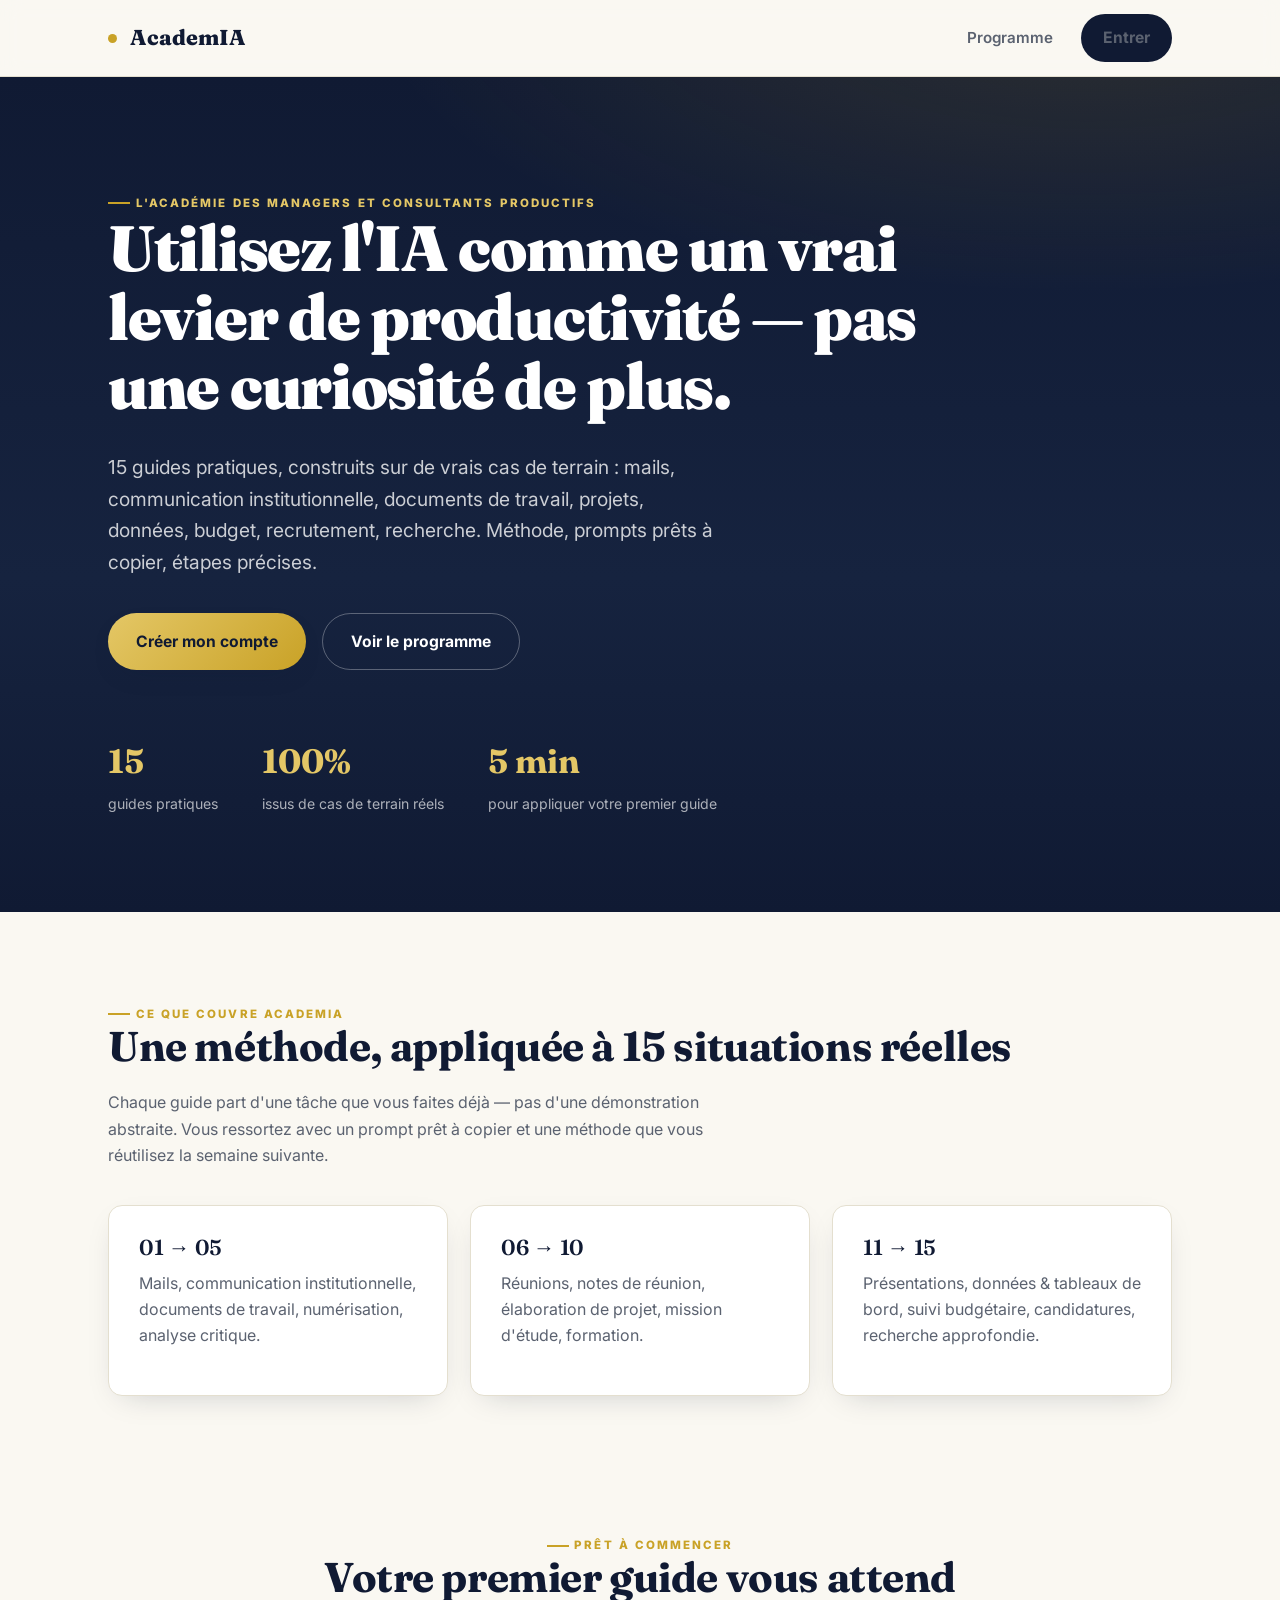
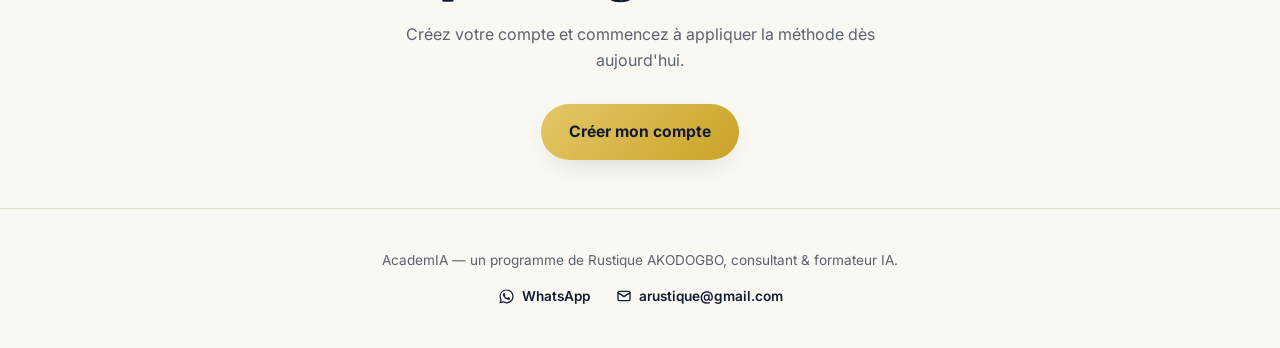
<file: index.html>
<!DOCTYPE html>
<html lang="fr">
<head>
<meta charset="UTF-8">
<meta name="viewport" content="width=device-width, initial-scale=1.0">
<title>AcademIA — L'Académie des managers et consultants productifs</title>
<meta name="description" content="15 guides pratiques pour utiliser l'IA au quotidien : managers, gestionnaires de projets, consultants.">
<link rel="stylesheet" href="assets/styles.css">
</head>
<body>

<nav class="nav">
  <div class="container">
    <a href="index.html" class="brand"><span class="dot"></span>AcademIA</a>
    <div class="nav-links">
      <a href="#programme">Programme</a>
      <a href="access.html" class="btn btn--navy" style="padding:11px 22px;">Entrer</a>
    </div>
  </div>
</nav>

<header class="hero">
  <div class="container">
    <span class="eyebrow">L'académie des managers et consultants productifs</span>
    <h1>Utilisez l'IA comme un vrai levier de productivité — pas une curiosité de plus.</h1>
    <p class="lede">15 guides pratiques, construits sur de vrais cas de terrain : mails, communication institutionnelle, documents de travail, projets, données, budget, recrutement, recherche. Méthode, prompts prêts à copier, étapes précises.</p>
    <div class="hero-actions">
      <a href="access.html" class="btn btn--gold">Créer mon compte</a>
      <a href="#programme" class="btn btn--ghost" style="border-color:rgba(255,255,255,.3); color:#fff;">Voir le programme</a>
    </div>
    <div class="hero-stats">
      <div class="stat"><b>15</b><span>guides pratiques</span></div>
      <div class="stat"><b>100%</b><span>issus de cas de terrain réels</span></div>
      <div class="stat"><b>5 min</b><span>pour appliquer votre premier guide</span></div>
    </div>
  </div>
</header>

<section class="section" id="programme">
  <div class="container">
    <span class="eyebrow">Ce que couvre AcademIA</span>
    <h2>Une méthode, appliquée à 15 situations réelles</h2>
    <p style="max-width:640px;color:var(--muted)">Chaque guide part d'une tâche que vous faites déjà — pas d'une démonstration abstraite. Vous ressortez avec un prompt prêt à copier et une méthode que vous réutilisez la semaine suivante.</p>
    <div class="grid grid--3" style="margin-top:36px;">
      <div class="card"><h3>01 → 05</h3><p style="color:var(--muted)">Mails, communication institutionnelle, documents de travail, numérisation, analyse critique.</p></div>
      <div class="card"><h3>06 → 10</h3><p style="color:var(--muted)">Réunions, notes de réunion, élaboration de projet, mission d'étude, formation.</p></div>
      <div class="card"><h3>11 → 15</h3><p style="color:var(--muted)">Présentations, données & tableaux de bord, suivi budgétaire, candidatures, recherche approfondie.</p></div>
    </div>
  </div>
</section>

<section class="section section--tight">
  <div class="container" style="text-align:center;">
    <span class="eyebrow">Prêt à commencer</span>
    <h2>Votre premier guide vous attend</h2>
    <p style="max-width:520px;margin:14px auto 30px;color:var(--muted);">Créez votre compte et commencez à appliquer la méthode dès aujourd'hui.</p>
    <a href="access.html" class="btn btn--gold">Créer mon compte</a>
  </div>
</section>

<footer class="footer">
  <div class="container footer-inner">
    <div>AcademIA — un programme de Rustique AKODOGBO, consultant &amp; formateur IA.</div>
    <div class="footer-contact">
      <a href="https://wa.me/22966235847" target="_blank" rel="noopener" class="footer-link">
        <svg viewBox="0 0 24 24" width="17" height="17" fill="currentColor" aria-hidden="true"><path d="M12.04 2C6.58 2 2.13 6.45 2.13 11.91c0 1.75.46 3.39 1.26 4.81L2 22l5.41-1.42a9.87 9.87 0 0 0 4.63 1.18h.01c5.46 0 9.9-4.45 9.9-9.91C21.95 6.45 17.5 2 12.04 2zm0 18.02h-.01a8.2 8.2 0 0 1-4.19-1.15l-.3-.18-3.12.82.83-3.04-.2-.31a8.19 8.19 0 0 1-1.25-4.35c0-4.53 3.69-8.22 8.24-8.22 2.2 0 4.27.86 5.83 2.42a8.17 8.17 0 0 1 2.41 5.82c0 4.53-3.69 8.19-8.24 8.19zm4.52-6.16c-.25-.12-1.47-.72-1.7-.81-.23-.08-.39-.12-.56.13-.17.25-.64.81-.78.97-.14.17-.29.19-.54.06-.25-.12-1.04-.38-1.99-1.22-.73-.65-1.23-1.46-1.37-1.71-.14-.25-.02-.38.11-.51.11-.11.25-.29.37-.43.12-.14.16-.25.25-.41.08-.17.04-.31-.02-.43-.06-.12-.56-1.35-.77-1.85-.2-.48-.41-.42-.56-.43h-.48c-.17 0-.44.06-.67.31-.23.25-.87.85-.87 2.08 0 1.23.89 2.41 1.02 2.58.12.17 1.75 2.67 4.24 3.74.59.26 1.05.41 1.41.52.59.19 1.13.16 1.55.1.47-.07 1.47-.6 1.68-1.18.21-.58.21-1.08.14-1.18-.06-.1-.23-.16-.48-.28z"/></svg>
        WhatsApp
      </a>
      <a href="mailto:arustique@gmail.com" class="footer-link">
        <svg viewBox="0 0 24 24" width="16" height="16" fill="none" stroke="currentColor" stroke-width="2" stroke-linecap="round" stroke-linejoin="round" aria-hidden="true"><rect x="3" y="5" width="18" height="14" rx="2"/><path d="M3 7l9 6 9-6"/></svg>
        arustique@gmail.com
      </a>
    </div>
  </div>
</footer>

</body>
</html>
</file>
<file: assets/styles.css>
/* ===========================================================
   AcademIA — design system
   Navy / or, typographie éditoriale impactante (Fraunces) +
   sans-serif propre pour le texte long (Inter).
=========================================================== */

@import url('https://fonts.googleapis.com/css2?family=Fraunces:opsz,wght@9..144,300;9..144,500;9..144,600;9..144,700;9..144,900&family=Inter:wght@400;500;600;700;800&family=JetBrains+Mono:wght@400;500&display=swap');

:root{
  --navy: #101A33;
  --navy-2: #16233F;
  --navy-soft: #263457;
  --gold: #C9A227;
  --gold-soft: #E4C766;
  --cream: #FAF8F2;
  --cream-2: #F1EDE1;
  --ink: #14181F;
  --muted: #5B6270;
  --line: #E4DFCF;
  --white: #FFFFFF;
  --radius: 14px;
  --shadow: 0 20px 50px -20px rgba(16,26,51,0.35);
  --shadow-soft: 0 10px 30px -15px rgba(16,26,51,0.25);
  --maxw: 1120px;
}

*{ box-sizing: border-box; }
html{ scroll-behavior: smooth; }
body{
  margin:0;
  background: var(--cream);
  color: var(--ink);
  font-family: 'Inter', system-ui, sans-serif;
  font-size: 16px;
  line-height: 1.65;
  -webkit-font-smoothing: antialiased;
}

h1,h2,h3,h4{
  font-family: 'Fraunces', Georgia, serif;
  font-weight: 700;
  color: var(--navy);
  line-height: 1.08;
  letter-spacing: -0.01em;
  margin: 0 0 0.5em;
}
h1{ font-size: clamp(2.4rem, 5vw, 4.2rem); font-weight: 900; letter-spacing: -0.02em; }
h2{ font-size: clamp(1.8rem, 3.4vw, 2.6rem); font-weight: 700; }
h3{ font-size: 1.35rem; font-weight: 600; }
p{ margin: 0 0 1em; color: var(--ink); }
a{ color: inherit; }

.eyebrow{
  display:inline-flex; align-items:center; gap:.5em;
  font-family:'Inter'; font-weight:800; letter-spacing:.18em; text-transform:uppercase;
  font-size:.72rem; color: var(--gold);
}
.eyebrow::before{ content:""; width:22px; height:2px; background:var(--gold); display:inline-block; }

.container{ max-width: var(--maxw); margin: 0 auto; padding: 0 28px; }
.section{ padding: 84px 0; }
.section--tight{ padding: 48px 0; }

/* Buttons */
.btn{
  display:inline-flex; align-items:center; justify-content:center; gap:.5em;
  font-family:'Inter'; font-weight:700; font-size:.98rem;
  padding: 15px 28px; border-radius: 999px; border: none; cursor:pointer;
  text-decoration:none; transition: transform .15s ease, box-shadow .15s ease, background .15s ease;
}
.btn--gold{ background: linear-gradient(135deg, var(--gold-soft), var(--gold)); color: var(--navy); box-shadow: var(--shadow-soft); }
.btn--gold:hover{ transform: translateY(-2px); box-shadow: var(--shadow); }
.btn--navy{ background: var(--navy); color: var(--white); }
.btn--navy:hover{ background: var(--navy-soft); transform: translateY(-2px); }
.btn--ghost{ background: transparent; color: var(--navy); border: 1.5px solid var(--line); }
.btn--ghost:hover{ border-color: var(--navy); }
.btn--block{ width:100%; }
.btn[disabled]{ opacity:.5; cursor:not-allowed; transform:none; }

/* Nav */
.nav{
  position: sticky; top:0; z-index: 40;
  background: rgba(250,248,242,.85); backdrop-filter: blur(10px);
  border-bottom: 1px solid var(--line);
}
.nav .container{ display:flex; align-items:center; justify-content:space-between; height: 76px; }
.brand{ display:flex; align-items:center; gap:.6em; font-family:'Fraunces'; font-weight:800; font-size:1.35rem; color:var(--navy); text-decoration:none; }
.brand .dot{ width:9px; height:9px; border-radius:50%; background:var(--gold); }
.nav-links{ display:flex; align-items:center; gap: 28px; font-weight:600; font-size:.95rem; }
.nav-links a{ text-decoration:none; color: var(--muted); }
.nav-links a:hover{ color: var(--navy); }

/* Hero */
.hero{
  background:
    radial-gradient(1200px 500px at 85% -10%, rgba(201,162,39,.16), transparent 60%),
    linear-gradient(180deg, var(--navy) 0%, var(--navy-2) 60%, var(--navy) 100%);
  color: var(--white);
  padding: 108px 0 96px;
  position: relative;
  overflow:hidden;
}
.hero h1{ color: var(--white); max-width: 820px; }
.hero .eyebrow{ color: var(--gold-soft); }
.hero p.lede{ font-size: 1.2rem; color: rgba(255,255,255,.78); max-width: 620px; margin: 22px 0 34px; }
.hero-actions{ display:flex; gap: 16px; flex-wrap:wrap; }
.hero-stats{ display:flex; gap: 44px; margin-top: 64px; flex-wrap:wrap; }
.hero-stats .stat b{ display:block; font-family:'Fraunces'; font-size: 2.1rem; color: var(--gold-soft); }
.hero-stats .stat span{ color: rgba(255,255,255,.65); font-size:.88rem; }

/* Cards */
.grid{ display:grid; gap: 22px; }
.grid--3{ grid-template-columns: repeat(3, 1fr); }
.grid--2{ grid-template-columns: repeat(2, 1fr); }
@media (max-width: 860px){ .grid--3, .grid--2{ grid-template-columns: 1fr; } }

.card{
  background: var(--white); border:1px solid var(--line); border-radius: var(--radius);
  padding: 30px; box-shadow: var(--shadow-soft);
}

/* Module library */
.module-card{
  background: var(--white); border:1px solid var(--line); border-radius: var(--radius);
  padding: 26px; position: relative; overflow:hidden; transition: transform .15s ease, box-shadow .15s ease;
  text-decoration:none; color: inherit; display:flex; flex-direction:column; gap:10px; min-height: 190px;
}
.module-card:hover{ transform: translateY(-3px); box-shadow: var(--shadow); }
.module-card.locked{ opacity: .68; filter: grayscale(.25); cursor: default; }
.module-card.locked:hover{ transform:none; box-shadow: var(--shadow-soft); }
.module-num{ font-family:'Fraunces'; font-weight:800; color: var(--gold); font-size:.85rem; letter-spacing:.08em; }
.module-title{ font-family:'Fraunces'; font-weight:700; font-size:1.18rem; color: var(--navy); line-height:1.2; }
.module-sub{ color: var(--muted); font-size:.9rem; }
.badge{
  position:absolute; top:18px; right:18px; font-size:.68rem; font-weight:800; letter-spacing:.06em;
  text-transform:uppercase; padding: 5px 10px; border-radius: 999px;
}
.badge--free{ background: rgba(201,162,39,.15); color:#8a6b12; }
.badge--locked{ background: rgba(16,26,51,.08); color: var(--navy); }

/* Auth / access forms */
.auth-wrap{ min-height: calc(100vh - 76px); display:flex; align-items:center; justify-content:center; padding: 48px 20px; background: var(--cream-2); }
.auth-card{ width:100%; max-width: 440px; background: var(--white); border:1px solid var(--line); border-radius: 18px; padding: 40px; box-shadow: var(--shadow); }
.field{ margin-bottom: 18px; }
.field label{ display:block; font-weight:700; font-size:.85rem; margin-bottom:7px; color: var(--navy); }
.field input{
  width:100%; padding: 13px 14px; border-radius: 10px; border: 1.5px solid var(--line);
  font-family:'Inter'; font-size:.98rem; background: var(--cream); color: var(--ink);
}
.field input:focus{ outline:none; border-color: var(--gold); background: var(--white); }
.form-msg{ font-size:.88rem; margin-top: 14px; padding: 10px 14px; border-radius:10px; }
.form-msg--error{ background:#FBEAEA; color:#9B2C2C; }
.form-msg--ok{ background:#EAF6EE; color:#256B3F; }
.helper{ color: var(--muted); font-size:.88rem; margin-top: 18px; text-align:center; }
.helper a{ color: var(--navy); font-weight:700; text-decoration: underline; }

/* Module viewer — mirrors the printed guide */
.module-header{
  background: linear-gradient(135deg, var(--navy), var(--navy-2));
  color: var(--white); border-radius: 18px; padding: 40px 38px; margin-bottom: 34px;
  box-shadow: var(--shadow);
}
.module-header .eyebrow{ color: var(--gold-soft); }
.module-header h1{ color: var(--white); font-size: clamp(1.8rem, 3vw, 2.4rem); margin: 10px 0 8px; }
.module-header .sub{ color: rgba(255,255,255,.75); font-style: italic; }
.module-header .platforms{ margin-top:18px; padding-top:16px; border-top:1px solid rgba(255,255,255,.15); font-size:.85rem; color: rgba(255,255,255,.75); }
.module-header .platforms b{ color: var(--gold-soft); letter-spacing:.06em; }

.block-h3{ font-size:1.15rem; text-transform:uppercase; letter-spacing:.04em; color: var(--navy); border-bottom: 2px solid var(--line); padding-bottom:8px; margin: 40px 0 16px; }
.block-h3sub{ font-family:'Fraunces'; font-weight:700; font-size:1.15rem; color: var(--navy); margin: 28px 0 10px; }
.block-h3sub .num{ color: var(--gold); margin-right:.4em; }
.block-h3sub2{ font-family:'Fraunces'; font-style: italic; font-weight:600; color: var(--navy-soft); margin: 22px 0 8px; }

.callout{ background: var(--cream-2); border-left: 4px solid var(--gold); border-radius: 0 12px 12px 0; padding: 18px 22px; margin: 18px 0; }
.callout .label{ font-weight:800; color: var(--navy); margin-bottom:6px; font-size:.95rem; }
.callout .text{ color: var(--muted); font-style: italic; font-size:.96rem; }

.prompt-box{ background: var(--navy); color: #F1EFE6; border-radius: 12px; padding: 22px 24px; margin: 18px 0; box-shadow: var(--shadow-soft); }
.prompt-box .tag{ font-weight:800; color: var(--gold-soft); letter-spacing:.14em; font-size:.72rem; margin-bottom:10px; display:block; }
.prompt-box pre{ margin:0; white-space: pre-wrap; word-wrap: break-word; font-family:'JetBrains Mono', monospace; font-size:.86rem; line-height:1.6; }
.prompt-box .copy-btn{
  margin-top: 14px; background: rgba(255,255,255,.08); border:1px solid rgba(255,255,255,.2); color:#F1EFE6;
  padding: 7px 14px; border-radius: 999px; font-size:.78rem; font-weight:700; cursor:pointer;
}
.prompt-box .copy-btn:hover{ background: rgba(255,255,255,.16); }

ul.bullets{ list-style:none; margin:0 0 1em; padding:0; }
ul.bullets li{ position:relative; padding-left: 22px; margin-bottom: 12px; }
ul.bullets li::before{ content:"■"; color: var(--gold); font-size:.7em; position:absolute; left:0; top:.35em; }
ul.bullets b{ color: var(--ink); }

ol.steps{ list-style:none; margin:0 0 1em; padding:0; counter-reset: step; }
ol.steps li{ position:relative; padding-left: 40px; margin-bottom: 16px; counter-increment: step; }
ol.steps li::before{
  content: counter(step); position:absolute; left:0; top:0;
  font-family:'Fraunces'; font-weight:800; color: var(--gold); font-size:1.1rem;
}
ol.steps b{ color: var(--navy); }

table.data-table{ width:100%; border-collapse: collapse; margin: 18px 0; font-size:.92rem; }
table.data-table th{ background: var(--navy); color:#fff; text-align:left; padding:10px 14px; font-weight:700; font-size:.82rem; }
table.data-table td{ padding:10px 14px; border-bottom:1px solid var(--line); vertical-align:top; }
table.data-table tr:nth-child(even) td{ background: var(--cream-2); }

.resources{ background: var(--cream-2); border-radius: 12px; padding: 22px 24px; margin: 24px 0; }
.resources .tag{ font-weight:800; color: var(--navy); letter-spacing:.1em; font-size:.75rem; margin-bottom:12px; display:block; }
.resource-item{ margin-bottom: 14px; }
.resource-item a.title{ font-weight:700; color: var(--navy); text-decoration:none; }
.resource-item a.title:hover{ text-decoration:underline; }
.resource-item .desc{ color: var(--muted); font-size:.88rem; font-style:italic; }

/* Paywall */
.paywall{ background: linear-gradient(135deg, var(--navy), var(--navy-2)); color:#fff; border-radius: 20px; padding: 50px; text-align:center; box-shadow: var(--shadow); }
.paywall .price{ font-family:'Fraunces'; font-weight:900; font-size: 3.2rem; color: var(--gold-soft); margin: 14px 0; }
.paywall ul{ list-style:none; padding:0; margin: 26px auto; max-width:420px; text-align:left; }
.paywall ul li{ padding: 8px 0 8px 28px; position:relative; color: rgba(255,255,255,.85); }
.paywall ul li::before{ content:"✓"; color: var(--gold-soft); position:absolute; left:0; font-weight:800; }

.footer{ padding: 40px 0; text-align:center; color: var(--muted); font-size:.85rem; border-top:1px solid var(--line); }
.footer-inner{ display:flex; flex-direction:column; align-items:center; gap:14px; }
.footer-contact{ display:flex; gap:26px; flex-wrap:wrap; justify-content:center; }
.footer-link{ display:inline-flex; align-items:center; gap:7px; color:var(--navy); text-decoration:none; font-weight:600; font-size:.85rem; }
.footer-link:hover{ color:var(--gold); }
.footer-link svg{ flex-shrink:0; }

.lock-icon{ width:16px; height:16px; display:inline-block; vertical-align:-2px; }
.top-progress{ height:3px; background: var(--line); border-radius:3px; overflow:hidden; margin: 30px 0 10px; }
.top-progress i{ display:block; height:100%; background: linear-gradient(90deg, var(--gold), var(--gold-soft)); }
</file>
